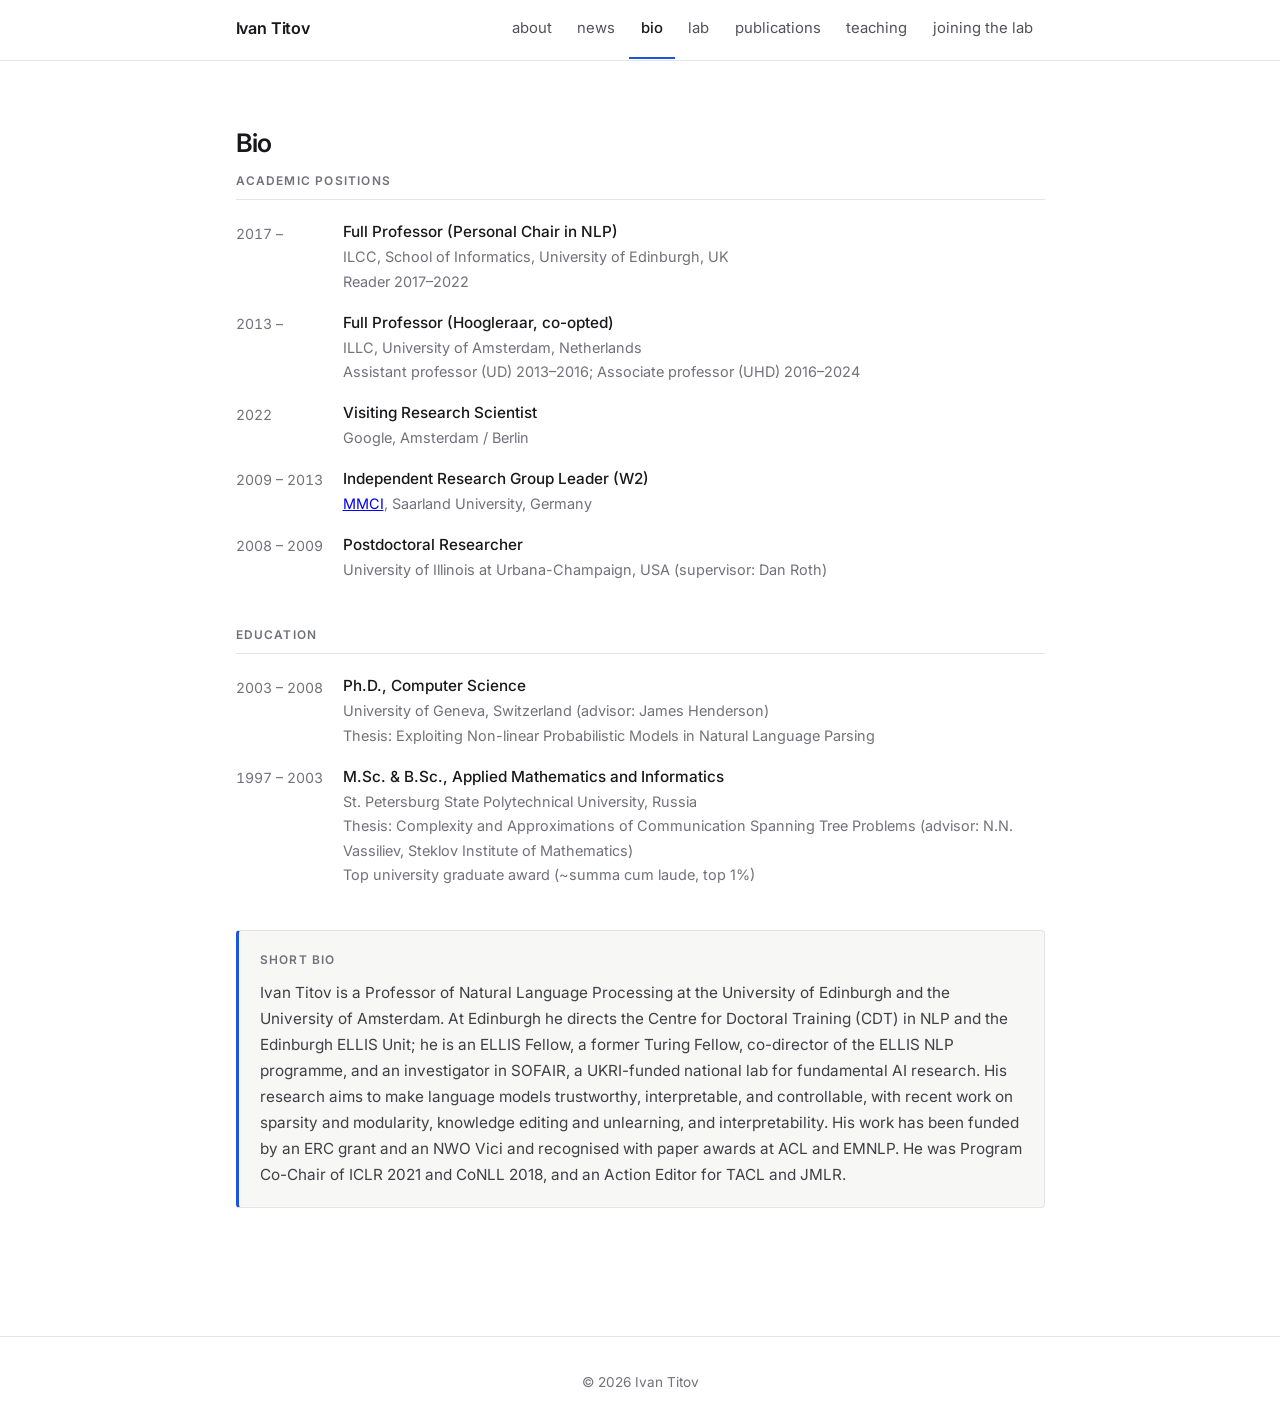
<file: bio.html>
<!DOCTYPE html>
<html lang="en">
<head>
  <meta charset="UTF-8">
  <meta name="viewport" content="width=device-width, initial-scale=1.0">
  <title>Bio — Ivan Titov</title>
  <meta name="description" content="Biography of Ivan Titov, Professor of Natural Language Processing at the University of Edinburgh and the University of Amsterdam: positions, awards, and service.">
  <link rel="canonical" href="https://ivan-titov.org/bio.html">
  <meta property="og:type" content="website">
  <meta property="og:title" content="Bio — Ivan Titov">
  <meta property="og:description" content="Biography of Ivan Titov, Professor of Natural Language Processing at the University of Edinburgh and the University of Amsterdam: positions, awards, and service.">
  <meta property="og:image" content="https://ivan-titov.org/ititov.jpg">
  <meta property="og:url" content="https://ivan-titov.org/bio.html">
  <meta name="twitter:card" content="summary">
  <link rel="icon" href="favicon.svg" type="image/svg+xml">
  <link rel="stylesheet" href="style.css">
</head>
<body>

<nav>
  <div class="nav-inner">
    <a href="index.html" class="nav-brand">Ivan Titov</a>
    <a href="index.html">about</a>
    <a href="index.html#news">news</a>
    <a href="bio.html" class="active">bio</a>
    <a href="lab.html">lab</a>
    <a href="https://scholar.google.com/citations?user=FKUc3vsAAAAJ" target="_blank" rel="noopener">publications</a>
    <a href="teaching.html">teaching</a>
    <a href="join.html">joining the lab</a>
  </div>
</nav>

<main>
  <h1 class="page-title">Bio</h1>

  <div class="bio-section">
    <h2>Academic positions</h2>

    <div class="bio-item">
      <div class="bio-year">2017 –</div>
      <div>
        <strong>Full Professor (Personal Chair in NLP)</strong>
        <span>ILCC, School of Informatics, University of Edinburgh, UK</span>
        <span>Reader 2017–2022</span>
      </div>
    </div>

    <div class="bio-item">
      <div class="bio-year">2013 –</div>
      <div>
        <strong>Full Professor (Hoogleraar, co-opted)</strong>
        <span>ILLC, University of Amsterdam, Netherlands</span>
        <span>Assistant professor (UD) 2013–2016; Associate professor (UHD) 2016–2024</span>
      </div>
    </div>

    <div class="bio-item">
      <div class="bio-year">2022</div>
      <div>
        <strong>Visiting Research Scientist</strong>
        <span>Google, Amsterdam / Berlin</span>
      </div>
    </div>

    <div class="bio-item">
      <div class="bio-year">2009 – 2013</div>
      <div>
        <strong>Independent Research Group Leader (W2)</strong>
        <span><a href="https://www.mmci.uni-saarland.de/" target="_blank" rel="noopener">MMCI</a>, Saarland University, Germany</span>
      </div>
    </div>

    <div class="bio-item">
      <div class="bio-year">2008 – 2009</div>
      <div>
        <strong>Postdoctoral Researcher</strong>
        <span>University of Illinois at Urbana-Champaign, USA (supervisor: Dan Roth)</span>
      </div>
    </div>
  </div>

  <div class="bio-section">
    <h2>Education</h2>

    <div class="bio-item">
      <div class="bio-year">2003 – 2008</div>
      <div>
        <strong>Ph.D., Computer Science</strong>
        <span>University of Geneva, Switzerland (advisor: James Henderson)</span>
        <span>Thesis: Exploiting Non-linear Probabilistic Models in Natural Language Parsing</span>
      </div>
    </div>

    <div class="bio-item">
      <div class="bio-year">1997 – 2003</div>
      <div>
        <strong>M.Sc. &amp; B.Sc., Applied Mathematics and Informatics</strong>
        <span>St. Petersburg State Polytechnical University, Russia</span>
        <span>Thesis: Complexity and Approximations of Communication Spanning Tree Problems (advisor: N.N. Vassiliev, Steklov Institute of Mathematics)</span>
        <span>Top university graduate award (~summa cum laude, top 1%)</span>
      </div>
    </div>
  </div>

  <div class="bio-blurb">
    <p class="bio-blurb-label">Short bio</p>
    <p>Ivan Titov is a Professor of Natural Language Processing at the University of Edinburgh and the University of Amsterdam. At Edinburgh he directs the Centre for Doctoral Training (CDT) in NLP and the Edinburgh ELLIS Unit; he is an ELLIS Fellow, a former Turing Fellow, co-director of the ELLIS NLP programme, and an investigator in SOFAIR, a UKRI-funded national lab for fundamental AI research. His research aims to make language models trustworthy, interpretable, and controllable, with recent work on sparsity and modularity, knowledge editing and unlearning, and interpretability. His work has been funded by an ERC grant and an NWO Vici and recognised with paper awards at ACL and EMNLP. He was Program Co-Chair of ICLR 2021 and CoNLL 2018, and an Action Editor for TACL and JMLR.</p>
  </div>

</main>

<footer>
  &copy; 2026 Ivan Titov
</footer>

</body>
</html>
</file>
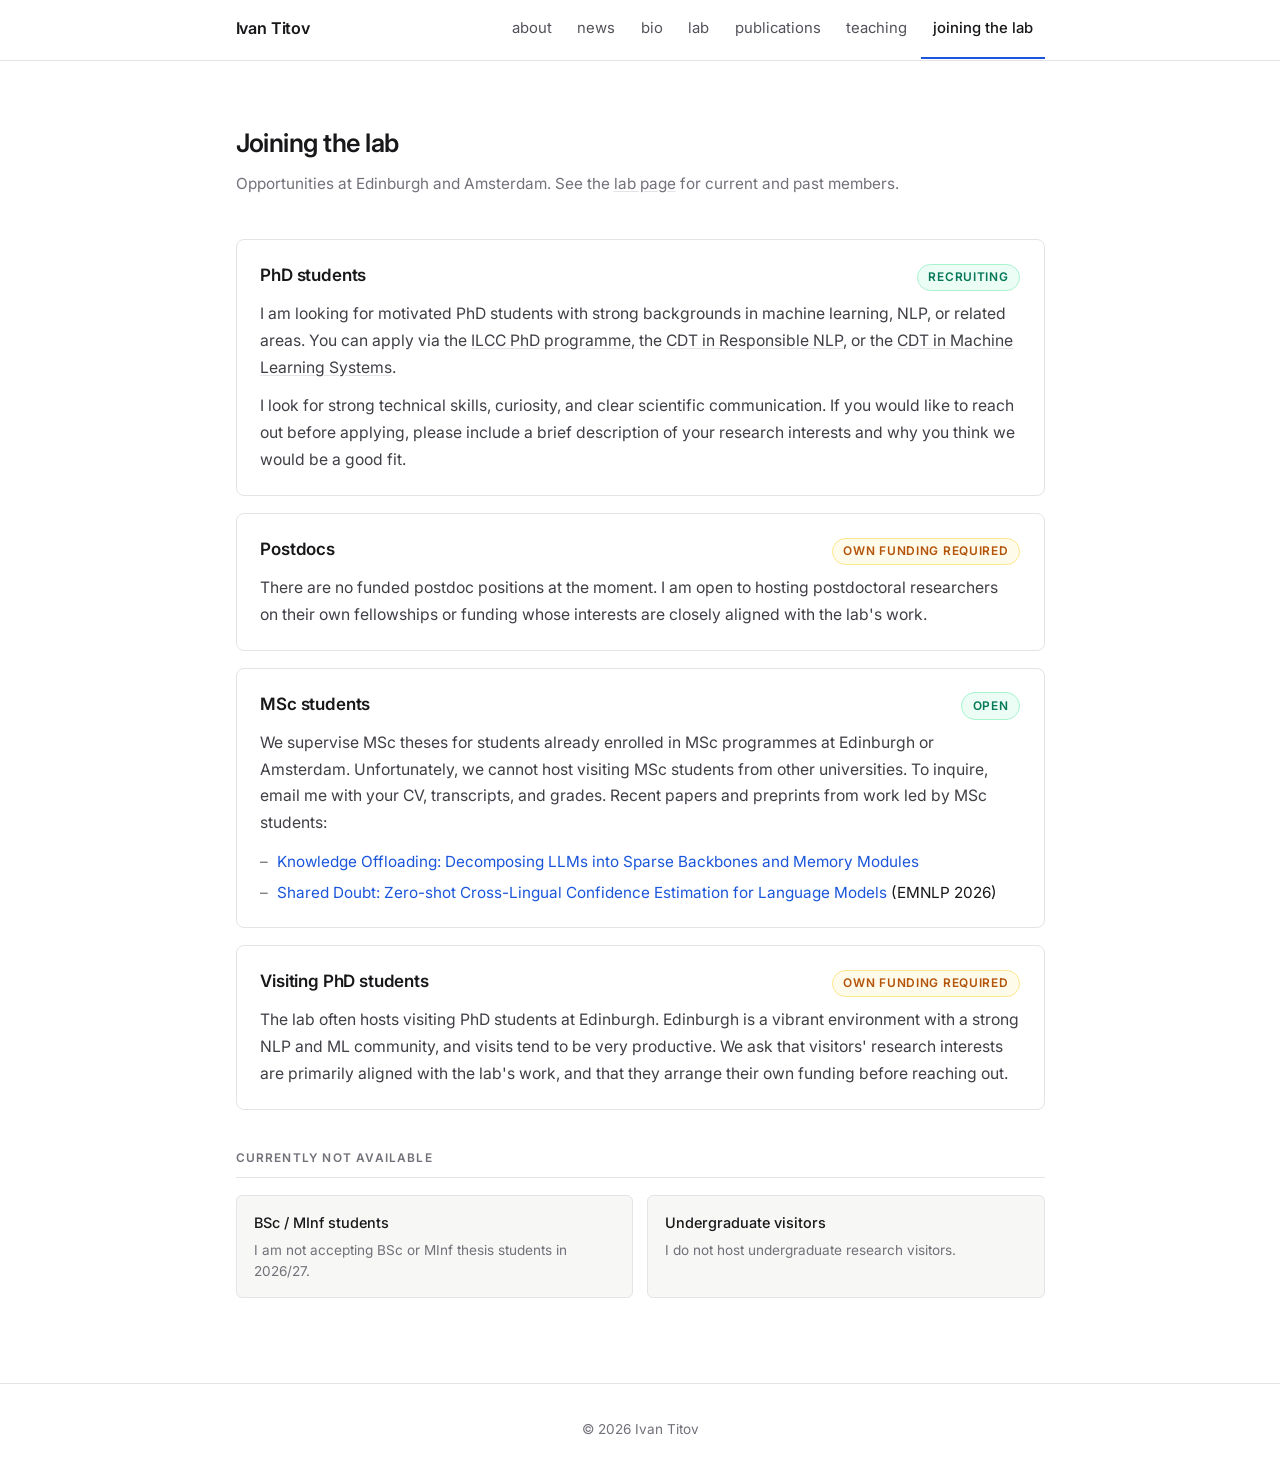
<file: join.html>
<!DOCTYPE html>
<html lang="en">
<head>
  <meta charset="UTF-8">
  <meta name="viewport" content="width=device-width, initial-scale=1.0">
  <title>Joining the lab — Ivan Titov</title>
  <meta name="description" content="How to join Ivan Titov's lab as a PhD student, MSc student, postdoc, or visitor at the University of Edinburgh and the University of Amsterdam.">
  <link rel="canonical" href="https://ivan-titov.org/join.html">
  <meta property="og:type" content="website">
  <meta property="og:title" content="Joining the lab — Ivan Titov">
  <meta property="og:description" content="How to join Ivan Titov's lab as a PhD student, MSc student, postdoc, or visitor at the University of Edinburgh and the University of Amsterdam.">
  <meta property="og:image" content="https://ivan-titov.org/ititov.jpg">
  <meta property="og:url" content="https://ivan-titov.org/join.html">
  <meta name="twitter:card" content="summary">
  <link rel="icon" href="favicon.svg" type="image/svg+xml">
  <link rel="stylesheet" href="style.css">
</head>
<body>

<nav>
  <div class="nav-inner">
    <a href="index.html" class="nav-brand">Ivan Titov</a>
    <a href="index.html">about</a>
    <a href="index.html#news">news</a>
    <a href="bio.html">bio</a>
    <a href="lab.html">lab</a>
    <a href="https://scholar.google.com/citations?user=FKUc3vsAAAAJ" target="_blank" rel="noopener">publications</a>
    <a href="teaching.html">teaching</a>
    <a href="join.html" class="active">joining the lab</a>
  </div>
</nav>

<main>
  <h1 class="page-title">Joining the lab</h1>
  <p class="page-subtitle">Opportunities at Edinburgh and Amsterdam. See the <a href="lab.html">lab page</a> for current and past members.</p>

  <div class="join-card">
    <div class="join-card-head">
      <h2>PhD students</h2>
      <span class="status-pill pill-open">Recruiting</span>
    </div>
    <p>I am looking for motivated PhD students with strong backgrounds in machine learning, NLP, or related areas. You can apply via the <a href="https://study.ed.ac.uk/programmes/postgraduate-research/491-informatics-ilcc-language-processing-speech-technology" target="_blank" rel="noopener">ILCC PhD programme</a>, the <a href="https://www.responsiblenlp.org/" target="_blank" rel="noopener">CDT in Responsible NLP</a>, or the <a href="https://informatics.ed.ac.uk/cdt-in-machine-learning-systems" target="_blank" rel="noopener">CDT in Machine Learning Systems</a>.</p>
    <p>I look for strong technical skills, curiosity, and clear scientific communication. If you would like to reach out before applying, please include a brief description of your research interests and why you think we would be a good fit.</p>
  </div>

  <div class="join-card" id="postdocs">
    <div class="join-card-head">
      <h2>Postdocs</h2>
      <span class="status-pill pill-limited">Own funding required</span>
    </div>
    <p>There are no funded postdoc positions at the moment. I am open to hosting postdoctoral researchers on their own fellowships or funding whose interests are closely aligned with the lab's work.</p>
  </div>

  <div class="join-card">
    <div class="join-card-head">
      <h2>MSc students</h2>
      <span class="status-pill pill-open">Open</span>
    </div>
    <p>We supervise MSc theses for students already enrolled in MSc programmes at Edinburgh or Amsterdam. Unfortunately, we cannot host visiting MSc students from other universities. To inquire, email me with your CV, transcripts, and grades. Recent papers and preprints from work led by MSc students:</p>
    <ul class="students-list">
      <li><a href="https://arxiv.org/abs/2605.29075" target="_blank" rel="noopener">Knowledge Offloading: Decomposing LLMs into Sparse Backbones and Memory Modules</a></li>
      <li><a href="https://arxiv.org/abs/2605.31220" target="_blank" rel="noopener">Shared Doubt: Zero-shot Cross-Lingual Confidence Estimation for Language Models</a> (EMNLP 2026)</li>
    </ul>
  </div>

  <div class="join-card">
    <div class="join-card-head">
      <h2>Visiting PhD students</h2>
      <span class="status-pill pill-limited">Own funding required</span>
    </div>
    <p>The lab often hosts visiting PhD students at Edinburgh. Edinburgh is a vibrant environment with a strong NLP and ML community, and visits tend to be very productive. We ask that visitors' research interests are primarily aligned with the lab's work, and that they arrange their own funding before reaching out.</p>
  </div>

  <div class="join-closed">
    <h2>Currently not available</h2>
    <div class="join-closed-grid">
      <div class="join-closed-item">
        <h3>BSc / MInf students</h3>
        <p>I am not accepting BSc or MInf thesis students in 2026/27.</p>
      </div>
      <div class="join-closed-item">
        <h3>Undergraduate visitors</h3>
        <p>I do not host undergraduate research visitors.</p>
      </div>
    </div>
  </div>

</main>

<footer>
  &copy; 2026 Ivan Titov
</footer>

</body>
</html>
</file>
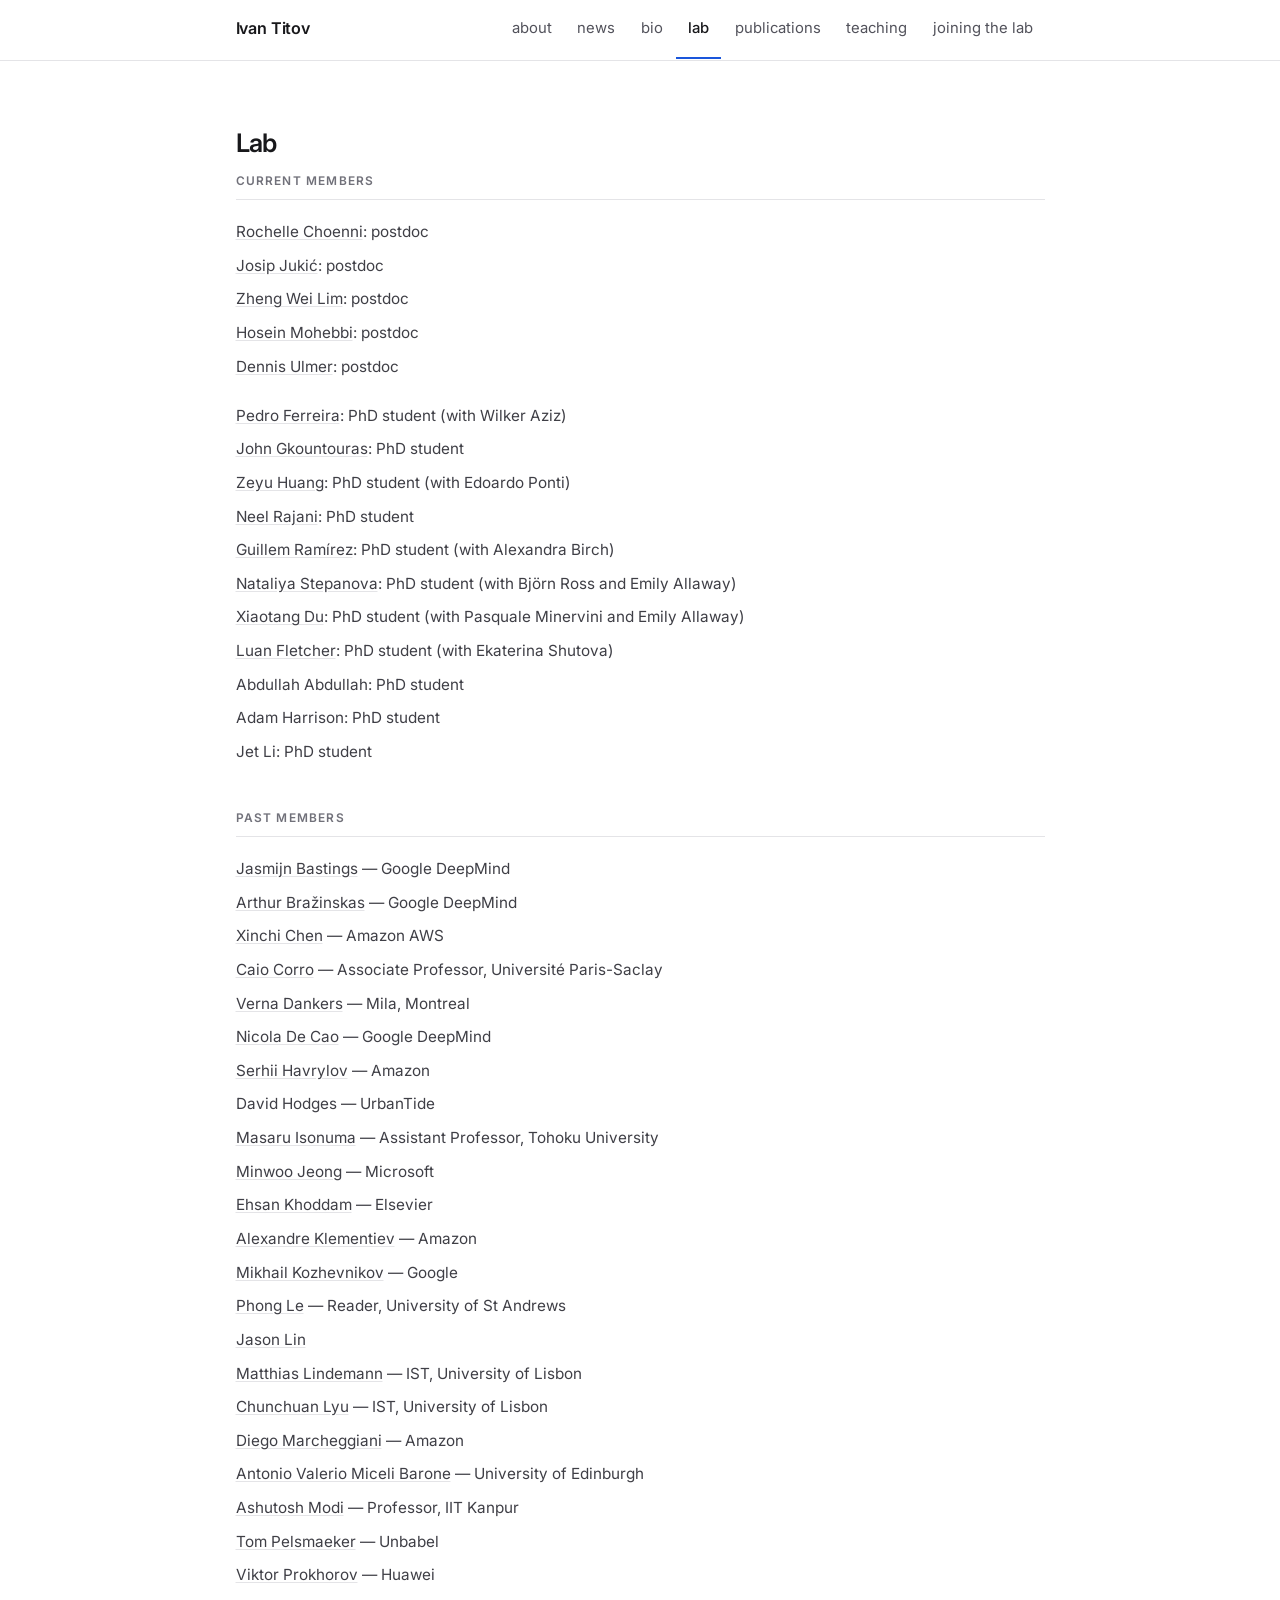
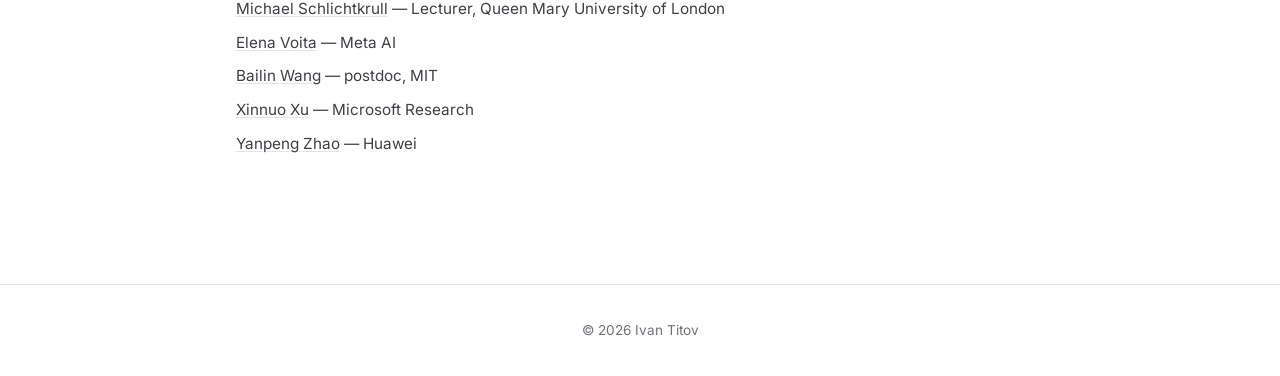
<file: lab.html>
<!DOCTYPE html>
<html lang="en">
<head>
  <meta charset="UTF-8">
  <meta name="viewport" content="width=device-width, initial-scale=1.0">
  <title>Lab — Ivan Titov</title>
  <meta name="description" content="Current members and alumni of Ivan Titov's NLP and machine learning lab at the University of Edinburgh and the University of Amsterdam.">
  <link rel="canonical" href="https://ivan-titov.org/lab.html">
  <meta property="og:type" content="website">
  <meta property="og:title" content="Lab — Ivan Titov">
  <meta property="og:description" content="Current members and alumni of Ivan Titov's NLP and machine learning lab at the University of Edinburgh and the University of Amsterdam.">
  <meta property="og:image" content="https://ivan-titov.org/ititov.jpg">
  <meta property="og:url" content="https://ivan-titov.org/lab.html">
  <meta name="twitter:card" content="summary">
  <link rel="icon" href="favicon.svg" type="image/svg+xml">
  <link rel="stylesheet" href="style.css">
</head>
<body>

<nav>
  <div class="nav-inner">
    <a href="index.html" class="nav-brand">Ivan Titov</a>
    <a href="index.html">about</a>
    <a href="index.html#news">news</a>
    <a href="bio.html">bio</a>
    <a href="lab.html" class="active">lab</a>
    <a href="https://scholar.google.com/citations?user=FKUc3vsAAAAJ" target="_blank" rel="noopener">publications</a>
    <a href="teaching.html">teaching</a>
    <a href="join.html">joining the lab</a>
  </div>
</nav>

<main>
  <h1 class="page-title">Lab</h1>

  <div class="bio-section">
    <h2>Current Members</h2>
    <ul class="member-list">
      <li><a href="https://rochellechoenni.github.io/" target="_blank" rel="noopener">Rochelle Choenni</a>: postdoc</li>
      <li><a href="https://scholar.google.com/citations?user=0NzyWBoAAAAJ&hl=en" target="_blank" rel="noopener">Josip Jukić</a>: postdoc</li>
      <li><a href="https://zhengweilim.github.io/" target="_blank" rel="noopener">Zheng Wei Lim</a>: postdoc</li>
      <li><a href="https://hmohebbi.github.io/" target="_blank" rel="noopener">Hosein Mohebbi</a>: postdoc</li>
      <li><a href="https://dennisulmer.eu/" target="_blank" rel="noopener">Dennis Ulmer</a>: postdoc</li>
      <li class="member-gap"><a href="https://www.illc.uva.nl/People/Table/person/5302/Pedro-Ferreira" target="_blank" rel="noopener">Pedro Ferreira</a>: PhD student (with Wilker Aziz)</li>
      <li><a href="https://j0hngou.github.io/" target="_blank" rel="noopener">John Gkountouras</a>: PhD student</li>
      <li><a href="https://zeroyuhuang.github.io/" target="_blank" rel="noopener">Zeyu Huang</a>: PhD student (with Edoardo Ponti)</li>
      <li><a href="https://www.linkedin.com/in/neel-rajani-9a4a76241/" target="_blank" rel="noopener">Neel Rajani</a>: PhD student</li>
      <li><a href="https://guillemram97.github.io/" target="_blank" rel="noopener">Guillem Ramírez</a>: PhD student (with Alexandra Birch)</li>
      <li><a href="https://scholar.google.com/citations?user=S9bSlA0AAAAJ&hl=en" target="_blank" rel="noopener">Nataliya Stepanova</a>: PhD student (with Björn Ross and Emily Allaway)</li>
      <li><a href="https://xiaodu0123.github.io/" target="_blank" rel="noopener">Xiaotang Du</a>: PhD student (with Pasquale Minervini and Emily Allaway)</li>
      <li><a href="https://scholar.google.com/citations?user=pcbbjsUAAAAJ&hl=en" target="_blank" rel="noopener">Luan Fletcher</a>: PhD student (with Ekaterina Shutova)</li>
      <li>Abdullah Abdullah: PhD student</li>
      <li>Adam Harrison: PhD student</li>
      <li>Jet Li: PhD student</li>
    </ul>
  </div>

  <div class="bio-section">
    <h2>Past Members</h2>
    <ul class="member-list">
      <li><a href="https://bastings.github.io/" target="_blank" rel="noopener">Jasmijn Bastings</a> — Google DeepMind</li>
      <li><a href="http://www.abrazinskas.com/" target="_blank" rel="noopener">Arthur Bražinskas</a> — Google DeepMind</li>
      <li><a href="http://xcchen.top/" target="_blank" rel="noopener">Xinchi Chen</a> — Amazon AWS</li>
      <li><a href="https://caio-corro.fr/" target="_blank" rel="noopener">Caio Corro</a> — Associate Professor, Université Paris-Saclay</li>
      <li><a href="https://www.vernadankers.com/" target="_blank" rel="noopener">Verna Dankers</a> — Mila, Montreal</li>
      <li><a href="https://nicola-decao.github.io/" target="_blank" rel="noopener">Nicola De Cao</a> — Google DeepMind</li>
      <li><a href="https://serhii-havrylov.github.io/" target="_blank" rel="noopener">Serhii Havrylov</a> — Amazon</li>
      <li>David Hodges — UrbanTide</li>
      <li><a href="https://www.isonuma.com/" target="_blank" rel="noopener">Masaru Isonuma</a> — Assistant Professor, Tohoku University</li>
      <li><a href="https://scholar.google.com/citations?user=ozhjO6AAAAAJ&hl=en" target="_blank" rel="noopener">Minwoo Jeong</a> — Microsoft</li>
      <li><a href="https://scholar.google.co.uk/citations?user=3CZa50UAAAAJ&hl=en" target="_blank" rel="noopener">Ehsan Khoddam</a> — Elsevier</li>
      <li><a href="http://klementiev.org/" target="_blank" rel="noopener">Alexandre Klementiev</a> — Amazon</li>
      <li><a href="https://research.google/people/MikeKozhevnikov/" target="_blank" rel="noopener">Mikhail Kozhevnikov</a> — Google</li>
      <li><a href="https://sites.google.com/site/lephongxyz/home" target="_blank" rel="noopener">Phong Le</a> — Reader, University of St Andrews</li>
      <li><a href="https://scholar.google.com/citations?user=7ju8fa4AAAAJ&hl=en" target="_blank" rel="noopener">Jason Lin</a></li>
      <li><a href="https://namednil.github.io/" target="_blank" rel="noopener">Matthias Lindemann</a> — IST, University of Lisbon</li>
      <li><a href="https://sites.google.com/view/chunchuanlyu/home" target="_blank" rel="noopener">Chunchuan Lyu</a> — IST, University of Lisbon</li>
      <li><a href="https://diegma.github.io/" target="_blank" rel="noopener">Diego Marcheggiani</a> — Amazon</li>
      <li><a href="https://homepages.inf.ed.ac.uk/amiceli/" target="_blank" rel="noopener">Antonio Valerio Miceli Barone</a> — University of Edinburgh</li>
      <li><a href="https://ashutosh-modi.github.io/" target="_blank" rel="noopener">Ashutosh Modi</a> — Professor, IIT Kanpur</li>
      <li><a href="https://tom-pelsmaeker.github.io/" target="_blank" rel="noopener">Tom Pelsmaeker</a> — Unbabel</li>
      <li><a href="https://victorprokhorov.github.io/" target="_blank" rel="noopener">Viktor Prokhorov</a> — Huawei</li>
      <li><a href="http://michschli.github.io/" target="_blank" rel="noopener">Michael Schlichtkrull</a> — Lecturer, Queen Mary University of London</li>
      <li><a href="https://lena-voita.github.io/" target="_blank" rel="noopener">Elena Voita</a> — Meta AI</li>
      <li><a href="https://berlino.github.io/" target="_blank" rel="noopener">Bailin Wang</a> — postdoc, MIT</li>
      <li><a href="https://scholar.google.co.uk/citations?user=osgiI-AAAAAJ&hl=en" target="_blank" rel="noopener">Xinnuo Xu</a> — Microsoft Research</li>
      <li><a href="https://zhaoyanpeng.cn/" target="_blank" rel="noopener">Yanpeng Zhao</a> — Huawei</li>
    </ul>
  </div>

</main>

<footer>
  &copy; 2026 Ivan Titov
</footer>

</body>
</html>
</file>
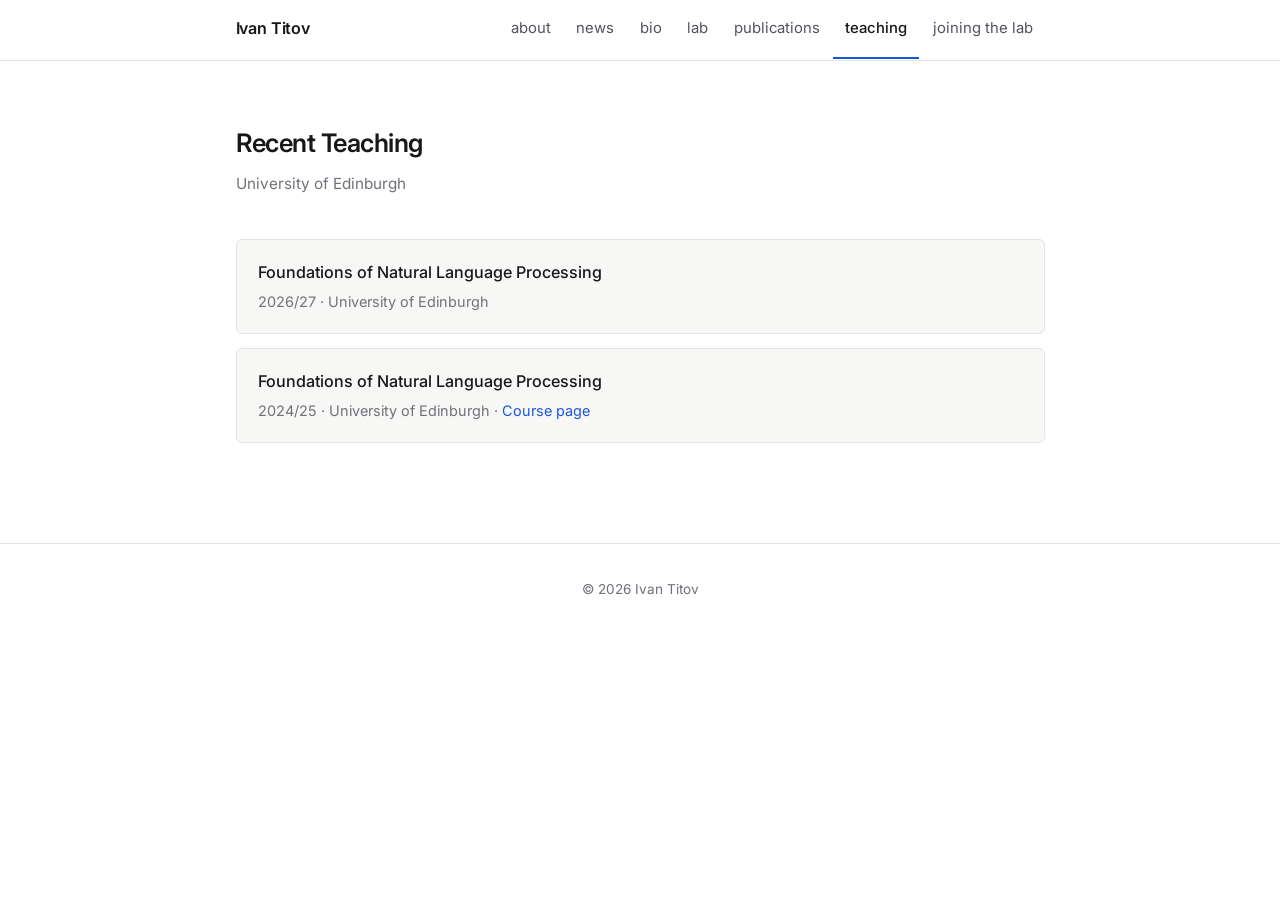
<file: teaching.html>
<!DOCTYPE html>
<html lang="en">
<head>
  <meta charset="UTF-8">
  <meta name="viewport" content="width=device-width, initial-scale=1.0">
  <title>Teaching — Ivan Titov</title>
  <meta name="description" content="Courses taught by Ivan Titov at the University of Edinburgh.">
  <link rel="canonical" href="https://ivan-titov.org/teaching.html">
  <meta property="og:type" content="website">
  <meta property="og:title" content="Teaching — Ivan Titov">
  <meta property="og:description" content="Courses taught by Ivan Titov at the University of Edinburgh.">
  <meta property="og:image" content="https://ivan-titov.org/ititov.jpg">
  <meta property="og:url" content="https://ivan-titov.org/teaching.html">
  <meta name="twitter:card" content="summary">
  <link rel="icon" href="favicon.svg" type="image/svg+xml">
  <link rel="stylesheet" href="style.css">
</head>
<body>

<nav>
  <div class="nav-inner">
    <a href="index.html" class="nav-brand">Ivan Titov</a>
    <a href="index.html">about</a>
    <a href="index.html#news">news</a>
    <a href="bio.html">bio</a>
    <a href="lab.html">lab</a>
    <a href="https://scholar.google.com/citations?user=FKUc3vsAAAAJ" target="_blank" rel="noopener">publications</a>
    <a href="teaching.html" class="active">teaching</a>
    <a href="join.html">joining the lab</a>
  </div>
</nav>

<main>
  <h1 class="page-title">Recent Teaching</h1>
  <p class="page-subtitle">University of Edinburgh</p>

  <div class="teaching-item">
    <h3>Foundations of Natural Language Processing</h3>
    <p class="teaching-meta">
      2026/27 &middot; University of Edinburgh
    </p>
  </div>

  <div class="teaching-item">
    <h3>Foundations of Natural Language Processing</h3>
    <p class="teaching-meta">
      2024/25 &middot; University of Edinburgh &middot;
      <a href="https://opencourse.inf.ed.ac.uk/fnlp" target="_blank" rel="noopener">Course page</a>
    </p>
  </div>

</main>

<footer>
  &copy; 2026 Ivan Titov
</footer>

</body>
</html>
</file>
<file: style.css>
@import url('https://fonts.googleapis.com/css2?family=Inter:wght@300;400;500;600&display=swap');

:root {
  --bg: #ffffff;
  --bg-subtle: #f7f7f5;
  --border: #e4e4e7;
  --text: #18181b;
  --text-muted: #71717a;
  --text-body: #3f3f46;
  --accent: #1a56db;
  --nav-text: #52525b;
  --nav-active: #18181b;
  --award: #b45309;
}

* {
  box-sizing: border-box;
  margin: 0;
  padding: 0;
}

html {
  font-size: 17px;
  scroll-behavior: smooth;
}

body {
  font-family: 'Inter', -apple-system, BlinkMacSystemFont, "Segoe UI", sans-serif;
  font-size: 1rem;
  line-height: 1.7;
  color: var(--text);
  background: var(--bg);
  -webkit-font-smoothing: antialiased;
}

/* NAV */
nav {
  background: #ffffff;
  position: sticky;
  top: 0;
  z-index: 100;
  border-bottom: 1px solid var(--border);
}

.nav-inner {
  max-width: 860px;
  margin: 0 auto;
  padding: 0 1.5rem;
  display: flex;
  flex-wrap: wrap;
  align-items: center;
  gap: 0.1rem;
}

.nav-brand {
  font-weight: 600;
  font-size: 0.95rem;
  color: var(--nav-active);
  text-decoration: none;
  margin-right: auto;
  padding: 0.9rem 0;
  letter-spacing: -0.01em;
}

nav a {
  color: var(--nav-text);
  text-decoration: none;
  padding: 0.9rem 0.7rem;
  font-size: 0.875rem;
  font-weight: 400;
  white-space: nowrap;
  border-bottom: 2px solid transparent;
  transition: color 0.15s, border-color 0.15s;
}

nav a:hover {
  color: var(--nav-active);
}

nav a.active {
  color: var(--nav-active);
  font-weight: 500;
  border-bottom-color: var(--accent);
}

/* PAGE WRAPPER */
main {
  max-width: 860px;
  margin: 0 auto;
  padding: 3.5rem 1.5rem 5rem;
}

/* ABOUT PAGE LAYOUT */
.about-grid {
  display: grid;
  grid-template-columns: 185px 1fr;
  gap: 3.5rem;
  align-items: start;
}

.sidebar img {
  width: 185px;
  height: 185px;
  object-fit: cover;
  border-radius: 6px;
  display: block;
  margin-bottom: 1.5rem;
  box-shadow: 0 1px 4px rgba(0,0,0,0.10);
}

.contact-list {
  list-style: none;
  display: flex;
  flex-direction: column;
  gap: 0.55rem;
}

.contact-list li {
  font-size: 0.825rem;
  color: var(--text-muted);
  display: flex;
  align-items: flex-start;
  gap: 0.4rem;
}

.contact-list a {
  color: var(--text-muted);
  text-decoration: none;
  transition: color 0.15s;
}

.contact-list a:hover {
  color: var(--accent);
}

.social-link {
  display: inline-flex;
  align-items: center;
  gap: 0.35rem;
}

.social-link i {
  font-size: 0.9rem;
  width: 1rem;
  text-align: center;
  flex-shrink: 0;
}

.contact-label {
  font-weight: 500;
  color: var(--text);
  min-width: 3.5rem;
  flex-shrink: 0;
}

/* ABOUT CONTENT */
.about-content h1 {
  font-size: 1.85rem;
  font-weight: 600;
  letter-spacing: -0.025em;
  margin-bottom: 0.2rem;
  color: var(--text);
}

.about-content .title {
  color: var(--text-muted);
  font-size: 0.9rem;
  font-weight: 400;
  margin-bottom: 1.25rem;
}

.about-content .title a {
  color: var(--text-muted);
  text-decoration: none;
}

.about-content .title a:hover {
  color: var(--accent);
}

.earlier-interests {
  font-size: 0.85rem;
  color: var(--text-muted);
  font-style: italic;
  margin-top: 1.1rem;
  padding-left: 1.1rem;
}

.about-divider {
  border-top: 1px solid var(--border);
  margin: 1.25rem 0 1rem;
}

.about-content p {
  margin-bottom: 1rem;
  color: var(--text-body);
  font-size: 0.95rem;
}

.about-content strong {
  color: var(--text);
  font-weight: 600;
}

.about-content a {
  color: var(--text-body);
  text-decoration: underline;
  text-decoration-color: var(--border);
  text-underline-offset: 2px;
  transition: color 0.15s, text-decoration-color 0.15s;
}

.about-content a:hover {
  color: var(--accent);
  text-decoration-color: var(--accent);
}

.research-list {
  list-style: none;
  display: flex;
  flex-direction: column;
  gap: 0.45rem;
  margin: 0 0 0 0;
  padding: 0;
}

.research-list li {
  font-size: 0.925rem;
  color: var(--text-body);
  padding-left: 1.1rem;
  position: relative;
  line-height: 1.5;
}

.research-list li::before {
  content: "–";
  position: absolute;
  left: 0;
  color: var(--text-muted);
  font-weight: 300;
}

.tag-list {
  display: flex;
  flex-wrap: wrap;
  gap: 0.4rem;
  margin-top: 1.75rem;
}

.tag {
  background: var(--bg-subtle);
  color: var(--text-muted);
  padding: 0.2rem 0.65rem;
  border-radius: 4px;
  font-size: 0.775rem;
  font-weight: 500;
  border: 1px solid var(--border);
  letter-spacing: 0.01em;
}

/* SECTION HEADINGS */
.page-title {
  font-size: 1.5rem;
  font-weight: 600;
  letter-spacing: -0.02em;
  margin-bottom: 0.4rem;
}

.page-subtitle {
  color: var(--text-muted);
  font-size: 0.9rem;
  margin-bottom: 2.5rem;
}

/* BIO BLURB */
.bio-blurb {
  background: var(--bg-subtle);
  border: 1px solid var(--border);
  border-left: 3px solid var(--accent);
  border-radius: 4px;
  padding: 1.1rem 1.25rem;
  margin-bottom: 2.5rem;
}

.bio-blurb-label {
  font-size: 0.7rem;
  font-weight: 600;
  text-transform: uppercase;
  letter-spacing: 0.1em;
  color: var(--text-muted);
  margin-bottom: 0.6rem;
}

.bio-blurb p:last-child {
  font-size: 0.9rem;
  color: var(--text-body);
  line-height: 1.7;
  margin-bottom: 0;
}

/* BIO */
.bio-section {
  margin-bottom: 2.5rem;
}

.bio-section h2 {
  font-size: 0.7rem;
  font-weight: 600;
  text-transform: uppercase;
  letter-spacing: 0.1em;
  color: var(--text-muted);
  margin-bottom: 1.1rem;
  padding-bottom: 0.5rem;
  border-bottom: 1px solid var(--border);
}

.bio-item {
  display: grid;
  grid-template-columns: 90px 1fr;
  gap: 0.5rem 1rem;
  margin-bottom: 0.9rem;
  font-size: 0.9rem;
}

.bio-year {
  color: var(--text-muted);
  font-size: 0.825rem;
  padding-top: 0.15rem;
  font-variant-numeric: tabular-nums;
}

.bio-item strong {
  display: block;
  font-weight: 500;
  color: var(--text);
}

.bio-item span {
  display: block;
  color: var(--text-muted);
  font-size: 0.85rem;
}

/* PUBLICATIONS */
.pub-year-group {
  margin-bottom: 2.5rem;
}

.pub-year {
  font-size: 0.7rem;
  font-weight: 600;
  text-transform: uppercase;
  letter-spacing: 0.1em;
  color: var(--text-muted);
  margin-bottom: 0.75rem;
  padding-bottom: 0.5rem;
  border-bottom: 1px solid var(--border);
}

.pub-item {
  padding: 0.9rem 0;
  border-bottom: 1px solid var(--border);
}

.pub-item:last-child {
  border-bottom: none;
}

.pub-title {
  font-weight: 500;
  color: var(--text);
  margin-bottom: 0.2rem;
  line-height: 1.45;
  font-size: 0.925rem;
}

.pub-title a {
  color: inherit;
  text-decoration: none;
  transition: color 0.15s;
}

.pub-title a:hover {
  color: var(--accent);
}

.pub-authors {
  font-size: 0.84rem;
  color: var(--text-muted);
  margin-bottom: 0.2rem;
}

.pub-authors .me {
  font-weight: 600;
  color: var(--text-body);
}

.pub-meta {
  display: flex;
  align-items: center;
  gap: 0.6rem;
  flex-wrap: wrap;
}

.pub-venue {
  font-size: 0.84rem;
  font-style: italic;
  color: var(--text-muted);
}

.pub-award {
  font-size: 0.72rem;
  font-weight: 500;
  color: var(--award);
  background: #fefce8;
  padding: 0.1rem 0.45rem;
  border-radius: 3px;
  border: 1px solid #fef08a;
}

.pub-link {
  font-size: 0.78rem;
  color: var(--accent);
  text-decoration: none;
  opacity: 0.85;
}

.pub-link:hover {
  opacity: 1;
  text-decoration: underline;
}

/* LAB MEMBER LIST */
.member-list {
  list-style: none;
  display: flex;
  flex-direction: column;
  gap: 0.45rem;
}

.member-list li {
  font-size: 0.9rem;
  color: var(--text-body);
}

.member-list .member-gap {
  margin-top: 0.9rem;
}

.member-list a {
  color: var(--text-body);
  text-decoration: underline;
  text-decoration-color: var(--border);
  text-underline-offset: 2px;
  transition: color 0.15s, text-decoration-color 0.15s;
}

.member-list a:hover {
  color: var(--accent);
  text-decoration-color: var(--accent);
}

/* TEACHING */
.teaching-item {
  padding: 1.1rem 1.25rem;
  background: var(--bg-subtle);
  border-radius: 6px;
  border: 1px solid var(--border);
  margin-bottom: 0.85rem;
}

.teaching-item h3 {
  font-size: 0.95rem;
  font-weight: 500;
  margin-bottom: 0.2rem;
}

.teaching-item .teaching-meta {
  font-size: 0.85rem;
  color: var(--text-muted);
}

.teaching-item a {
  color: var(--accent);
  text-decoration: none;
}

.teaching-item a:hover {
  text-decoration: underline;
}

/* JOIN PAGE */
.page-subtitle a {
  color: var(--text-muted);
  text-decoration: underline;
  text-decoration-color: var(--border);
  text-underline-offset: 2px;
  transition: color 0.15s, text-decoration-color 0.15s;
}

.page-subtitle a:hover {
  color: var(--accent);
  text-decoration-color: var(--accent);
}

.join-card {
  background: var(--bg);
  border: 1px solid var(--border);
  border-radius: 8px;
  padding: 1.25rem 1.4rem;
  margin-bottom: 1rem;
}

.join-card-gap {
  margin-top: 2rem;
}

.join-card-head {
  display: flex;
  align-items: baseline;
  justify-content: space-between;
  gap: 1rem;
  margin-bottom: 0.6rem;
}

.join-card h2 {
  font-size: 1rem;
  font-weight: 600;
  letter-spacing: -0.01em;
  color: var(--text);
}

.join-card p {
  font-size: 0.925rem;
  color: var(--text-body);
  margin-bottom: 0.7rem;
}

.join-card p:last-child,
.join-card ul:last-child {
  margin-bottom: 0;
}

.join-card a {
  color: var(--text-body);
  text-decoration: underline;
  text-decoration-color: var(--border);
  text-underline-offset: 2px;
  transition: color 0.15s, text-decoration-color 0.15s;
}

.join-card a:hover {
  color: var(--accent);
  text-decoration-color: var(--accent);
}

.join-card .students-list {
  margin-bottom: 0.7rem;
}

.join-card .students-list a {
  color: var(--accent);
  text-decoration: none;
}

.join-card .students-list a:hover {
  text-decoration: underline;
}

.status-pill {
  flex-shrink: 0;
  font-size: 0.7rem;
  font-weight: 600;
  text-transform: uppercase;
  letter-spacing: 0.06em;
  padding: 0.15rem 0.6rem;
  border-radius: 999px;
  white-space: nowrap;
}

.pill-open {
  color: #047857;
  background: #ecfdf5;
  border: 1px solid #a7f3d0;
}

.pill-limited {
  color: #b45309;
  background: #fffbeb;
  border: 1px solid #fde68a;
}

.join-closed {
  margin-top: 2.25rem;
}

.join-closed h2 {
  font-size: 0.7rem;
  font-weight: 600;
  text-transform: uppercase;
  letter-spacing: 0.1em;
  color: var(--text-muted);
  margin-bottom: 1rem;
  padding-bottom: 0.5rem;
  border-bottom: 1px solid var(--border);
}

.join-closed-grid {
  display: grid;
  grid-template-columns: repeat(2, 1fr);
  gap: 0.85rem;
}

.join-closed-item {
  background: var(--bg-subtle);
  border: 1px solid var(--border);
  border-radius: 6px;
  padding: 0.9rem 1rem;
}

.join-closed-item h3 {
  font-size: 0.85rem;
  font-weight: 500;
  color: var(--text);
  margin-bottom: 0.25rem;
}

.join-closed-item p {
  font-size: 0.8rem;
  color: var(--text-muted);
  line-height: 1.55;
}

/* NEWS */
.news-section {
  margin-bottom: 1.5rem;
  scroll-margin-top: 4.5rem;
}

.news-label {
  font-size: 0.7rem;
  font-weight: 600;
  text-transform: uppercase;
  letter-spacing: 0.1em;
  color: var(--text-muted);
  margin-bottom: 0.6rem;
  padding-bottom: 0.5rem;
  border-bottom: 1px solid var(--border);
}

.news-list {
  list-style: none;
  padding: 0;
  display: flex;
  flex-direction: column;
  gap: 0.45rem;
}

.news-list li {
  font-size: 0.9rem;
  color: var(--text-body);
}

.news-date {
  color: var(--text-muted);
  font-size: 0.825rem;
  font-variant-numeric: tabular-nums;
  margin-right: 0.5rem;
}

.news-list a {
  color: var(--text-body);
  text-decoration: underline;
  text-decoration-color: var(--border);
  text-underline-offset: 2px;
  transition: color 0.15s, text-decoration-color 0.15s;
}

.news-list a:hover {
  color: var(--accent);
  text-decoration-color: var(--accent);
}

/* PROSPECTIVE STUDENTS CALLOUT */
.students-callout {
  background: #eff6ff;
  border: 1px solid #bfdbfe;
  border-left: 4px solid var(--accent);
  border-radius: 6px;
  padding: 1.1rem 1.25rem;
  margin: 0.25rem 0 1.75rem;
}

.students-callout-label {
  font-size: 0.75rem;
  font-weight: 600;
  text-transform: uppercase;
  letter-spacing: 0.1em;
  color: var(--accent);
  margin-bottom: 0.5rem;
}

.students-callout p {
  font-size: 0.9rem;
  color: var(--text-body);
  margin-bottom: 0.6rem !important;
}

.students-list {
  list-style: none;
  padding: 0;
  display: flex;
  flex-direction: column;
  gap: 0.3rem;
}

.students-list li {
  font-size: 0.9rem;
  padding-left: 1rem;
  position: relative;
}

.students-list li::before {
  content: "–";
  position: absolute;
  left: 0;
  color: var(--text-muted);
}

.students-list a {
  color: var(--accent);
  text-decoration: none;
}

.students-list a:hover {
  text-decoration: underline;
}

/* FOOTER */
footer {
  text-align: center;
  padding: 2rem 1.5rem;
  border-top: 1px solid var(--border);
  color: var(--text-muted);
  font-size: 0.8rem;
}

/* RESPONSIVE */
@media (max-width: 640px) {
  .about-grid {
    grid-template-columns: 1fr;
    gap: 2rem;
  }

  .sidebar img {
    width: 130px;
    height: 130px;
  }

  .bio-item {
    grid-template-columns: 1fr;
    gap: 0.1rem;
  }

  nav a {
    padding: 0.9rem 0.45rem;
    font-size: 0.82rem;
  }

  .join-closed-grid {
    grid-template-columns: 1fr;
  }

  .join-card-head {
    flex-direction: column;
    align-items: flex-start;
    gap: 0.35rem;
  }
}
</file>
